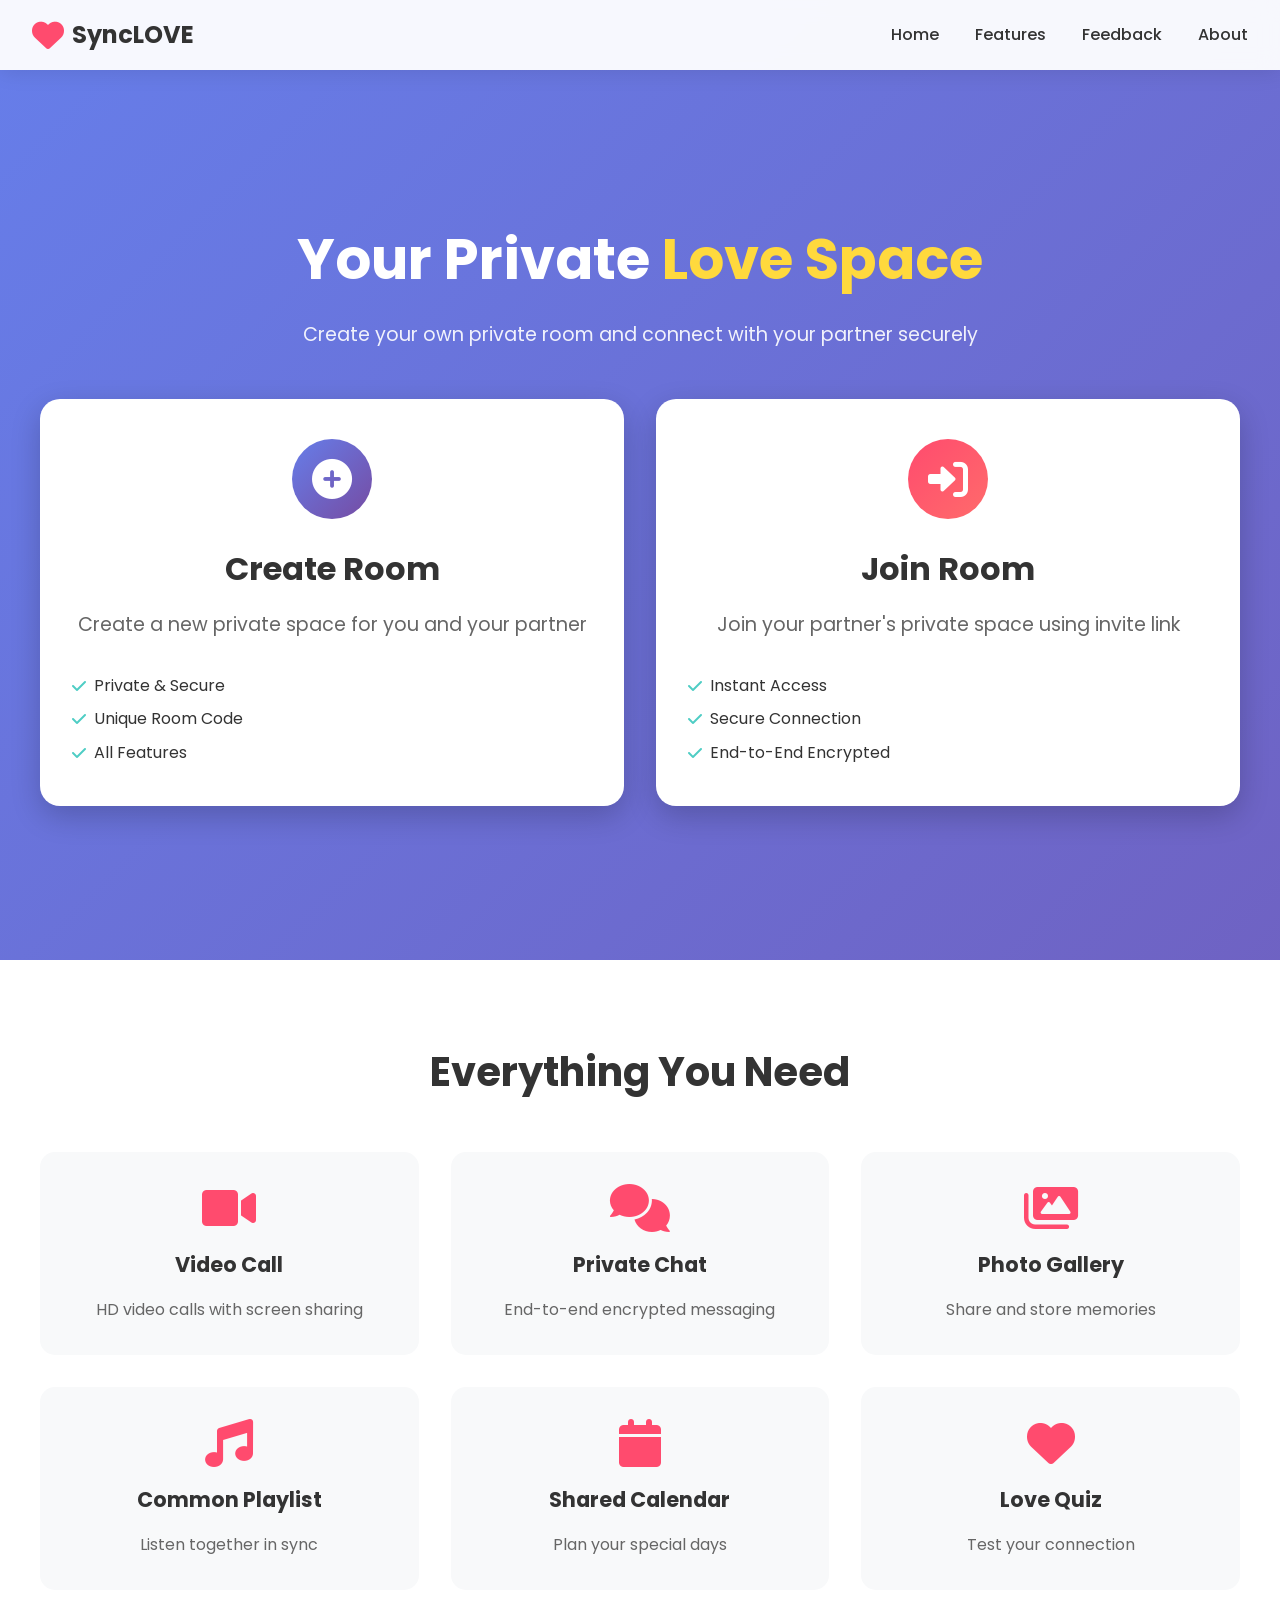
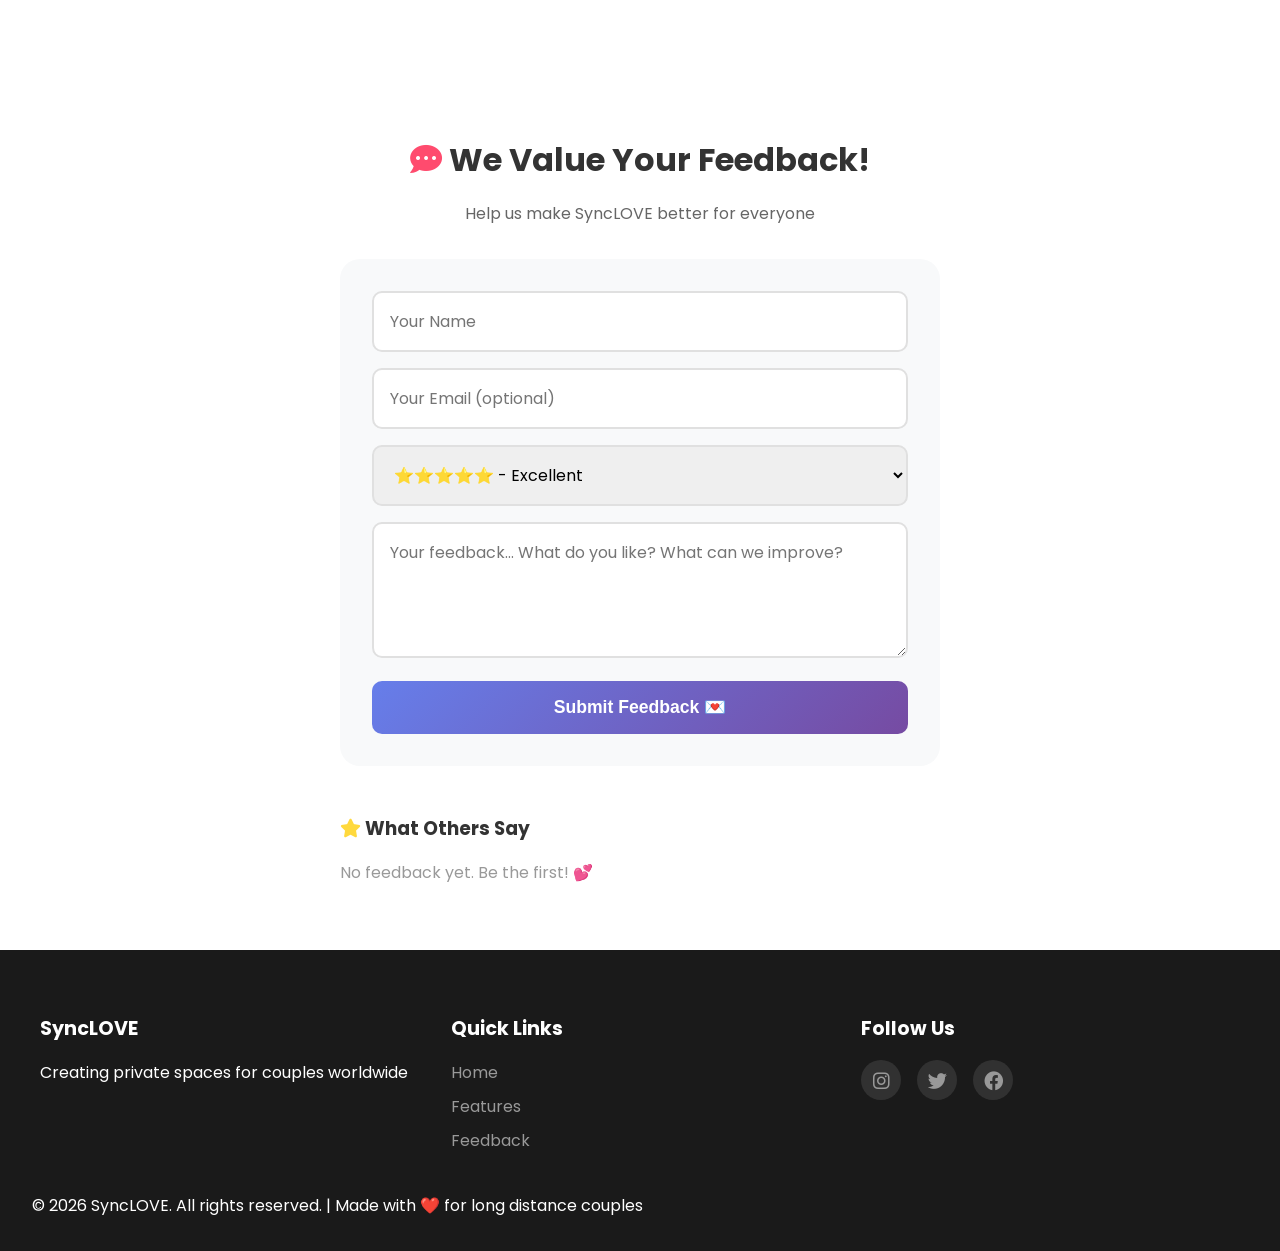
<file: index.html>
<!DOCTYPE html>
<html lang="en">
<head>
    <meta charset="UTF-8">
    <meta name="viewport" content="width=device-width, initial-scale=1.0">
    <title>SyncLOVE - Private Couple Space for Long Distance Relationships</title>
    
    <!-- Google Search Console Verification -->
    <meta name="google-site-verification" content="RcNfVTyZta7TrG8KYgnba1BTv89virmOl_3DKZ2-DVI" />
    
    <!-- SEO Meta Tags -->
    <meta name="description" content="SyncLOVE - Free private space for long distance couples. Create your secure room for video calls, chat, photo gallery, countdown timer, and more.">
    <meta name="keywords" content="long distance relationship, couple app, love app, private chat for couples, video call for couples, relationship app, sync love">
    <meta name="author" content="SyncLOVE">
    <meta name="robots" content="index, follow">
    
    <!-- Open Graph / Facebook -->
    <meta property="og:title" content="SyncLOVE - Private Couple Space">
    <meta property="og:description" content="Free private space for long distance couples. Video calls, chat, gallery, and more!">
    <meta property="og:url" content="https://lucian-z4z.github.io/syncLOVE/">
    <meta property="og:type" content="website">
    
    <!-- Twitter Card -->
    <meta name="twitter:card" content="summary_large_image">
    <meta name="twitter:title" content="SyncLOVE - For Long Distance Couples">
    <meta name="twitter:description" content="Your private love space online">
    
    <!-- CSS Files -->
    <link rel="stylesheet" href="style.css">
    <link rel="stylesheet" href="https://cdnjs.cloudflare.com/ajax/libs/font-awesome/6.0.0/css/all.min.css">
    <link href="https://fonts.googleapis.com/css2?family=Poppins:wght@300;400;500;600;700&display=swap" rel="stylesheet">
    
    <!-- Favicon -->
    <link rel="icon" type="image/png" href="images/favicon.png">
</head>
<body>

    <!-- ========== NAVBAR ========== -->
    <nav class="navbar">
        <div class="logo">
            <i class="fas fa-heart" style="color: #ff4b6e;"></i>
            <span>SyncLOVE</span>
        </div>
        <div class="nav-links">
            <a href="#home">Home</a>
            <a href="#features">Features</a>
            <a href="#feedback">Feedback</a>
            <a href="#about">About</a>
        </div>
    </nav>

    <!-- ========== HERO SECTION ========== -->
    <section id="home" class="hero">
        <div class="hero-content">
            <h1>Your Private <span>Love Space</span></h1>
            <p>Create your own private room and connect with your partner securely</p>
            
            <div class="options-container">
                <!-- Create Room Card -->
                <div class="option-card create-card" onclick="showCreateModal()">
                    <div class="icon-wrapper">
                        <i class="fas fa-plus-circle"></i>
                    </div>
                    <h2>Create Room</h2>
                    <p>Create a new private space for you and your partner</p>
                    <div class="features-list">
                        <span><i class="fas fa-check"></i> Private & Secure</span>
                        <span><i class="fas fa-check"></i> Unique Room Code</span>
                        <span><i class="fas fa-check"></i> All Features</span>
                    </div>
                </div>

                <!-- Join Room Card -->
                <div class="option-card join-card" onclick="showJoinModal()">
                    <div class="icon-wrapper">
                        <i class="fas fa-sign-in-alt"></i>
                    </div>
                    <h2>Join Room</h2>
                    <p>Join your partner's private space using invite link</p>
                    <div class="features-list">
                        <span><i class="fas fa-check"></i> Instant Access</span>
                        <span><i class="fas fa-check"></i> Secure Connection</span>
                        <span><i class="fas fa-check"></i> End-to-End Encrypted</span>
                    </div>
                </div>
            </div>
        </div>
    </section>

    <!-- ========== FEATURES SECTION ========== -->
    <section id="features" class="features">
        <h2>Everything You Need</h2>
        <div class="features-grid">
            <div class="feature-card">
                <i class="fas fa-video"></i>
                <h3>Video Call</h3>
                <p>HD video calls with screen sharing</p>
            </div>
            <div class="feature-card">
                <i class="fas fa-comments"></i>
                <h3>Private Chat</h3>
                <p>End-to-end encrypted messaging</p>
            </div>
            <div class="feature-card">
                <i class="fas fa-images"></i>
                <h3>Photo Gallery</h3>
                <p>Share and store memories</p>
            </div>
            <div class="feature-card">
                <i class="fas fa-music"></i>
                <h3>Common Playlist</h3>
                <p>Listen together in sync</p>
            </div>
            <div class="feature-card">
                <i class="fas fa-calendar"></i>
                <h3>Shared Calendar</h3>
                <p>Plan your special days</p>
            </div>
            <div class="feature-card">
                <i class="fas fa-heart"></i>
                <h3>Love Quiz</h3>
                <p>Test your connection</p>
            </div>
        </div>
    </section>

    <!-- ========== FEEDBACK SECTION ========== -->
    <section id="feedback" class="feedback-section">
        <div class="feedback-container">
            <h2>
                <i class="fas fa-comment-dots" style="color: #ff4b6e;"></i> 
                We Value Your Feedback!
            </h2>
            <p>Help us make SyncLOVE better for everyone</p>
            
            <div id="feedbackForm" class="feedback-form">
                <input type="text" id="feedbackName" placeholder="Your Name" class="feedback-input">
                <input type="email" id="feedbackEmail" placeholder="Your Email (optional)" class="feedback-input">
                <select id="feedbackRating" class="feedback-select">
                    <option value="5">⭐⭐⭐⭐⭐ - Excellent</option>
                    <option value="4">⭐⭐⭐⭐ - Good</option>
                    <option value="3">⭐⭐⭐ - Average</option>
                    <option value="2">⭐⭐ - Poor</option>
                    <option value="1">⭐ - Bad</option>
                </select>
                <textarea id="feedbackMessage" rows="4" placeholder="Your feedback... What do you like? What can we improve?" class="feedback-textarea"></textarea>
                <button onclick="submitFeedback()" class="btn feedback-btn">Submit Feedback 💌</button>
            </div>
            
            <div id="feedbackThanks" class="feedback-thanks" style="display: none;">
                <i class="fas fa-heart"></i>
                <h3>Thank You! ❤️</h3>
                <p>Your feedback helps us improve!</p>
            </div>
            
            <div class="recent-feedback">
                <h3><i class="fas fa-star" style="color: #ffd93d;"></i> What Others Say</h3>
                <div id="feedbackList"></div>
            </div>
        </div>
    </section>

    <!-- ========== CREATE ROOM MODAL ========== -->
    <div id="createModal" class="modal">
        <div class="modal-content">
            <span class="close" onclick="closeCreateModal()">&times;</span>
            <h2>Create Your Private Room</h2>
            
            <div class="form-group">
                <label>Your Name</label>
                <input type="text" id="creatorName" placeholder="Enter your name" class="modal-input">
            </div>
            
            <div class="form-group">
                <label>Partner's Name</label>
                <input type="text" id="partnerName" placeholder="Enter partner's name" class="modal-input">
            </div>
            
            <div class="form-group">
                <label>Room Password</label>
                <input type="password" id="roomPassword" placeholder="Create strong password" class="modal-input">
                <small>Minimum 8 characters with 1 number, 1 uppercase</small>
            </div>
            
            <button class="btn" onclick="createRoom()">Create Room</button>
        </div>
    </div>

    <!-- ========== JOIN ROOM MODAL ========== -->
    <div id="joinModal" class="modal">
        <div class="modal-content">
            <span class="close" onclick="closeJoinModal()">&times;</span>
            <h2>Join Partner's Room</h2>
            
            <div class="form-group">
                <label>Room ID</label>
                <input type="text" id="joinRoomId" placeholder="Enter room ID" class="modal-input">
            </div>
            
            <div class="form-group">
                <label>Password</label>
                <input type="password" id="joinPassword" placeholder="Enter room password" class="modal-input">
            </div>
            
            <div class="form-group">
                <label>Your Name</label>
                <input type="text" id="joinUserName" placeholder="Enter your name" class="modal-input">
            </div>
            
            <button class="btn" onclick="joinRoom()">Join Room</button>
        </div>
    </div>

    <!-- ========== FOOTER ========== -->
    <footer>
        <div class="footer-content">
            <div class="footer-section">
                <h4>SyncLOVE</h4>
                <p>Creating private spaces for couples worldwide</p>
            </div>
            <div class="footer-section">
                <h4>Quick Links</h4>
                <a href="#home">Home</a>
                <a href="#features">Features</a>
                <a href="#feedback">Feedback</a>
            </div>
            <div class="footer-section">
                <h4>Follow Us</h4>
                <div class="social-links">
                    <a href="#"><i class="fab fa-instagram"></i></a>
                    <a href="#"><i class="fab fa-twitter"></i></a>
                    <a href="#"><i class="fab fa-facebook"></i></a>
                </div>
            </div>
        </div>
        <p style="margin-top: 2rem;">&copy; 2026 SyncLOVE. All rights reserved. | Made with ❤️ for long distance couples</p>
    </footer>

    <!-- ========== JAVASCRIPT ========== -->
    <script src="script.js"></script>
</body>
    </html>
</file>
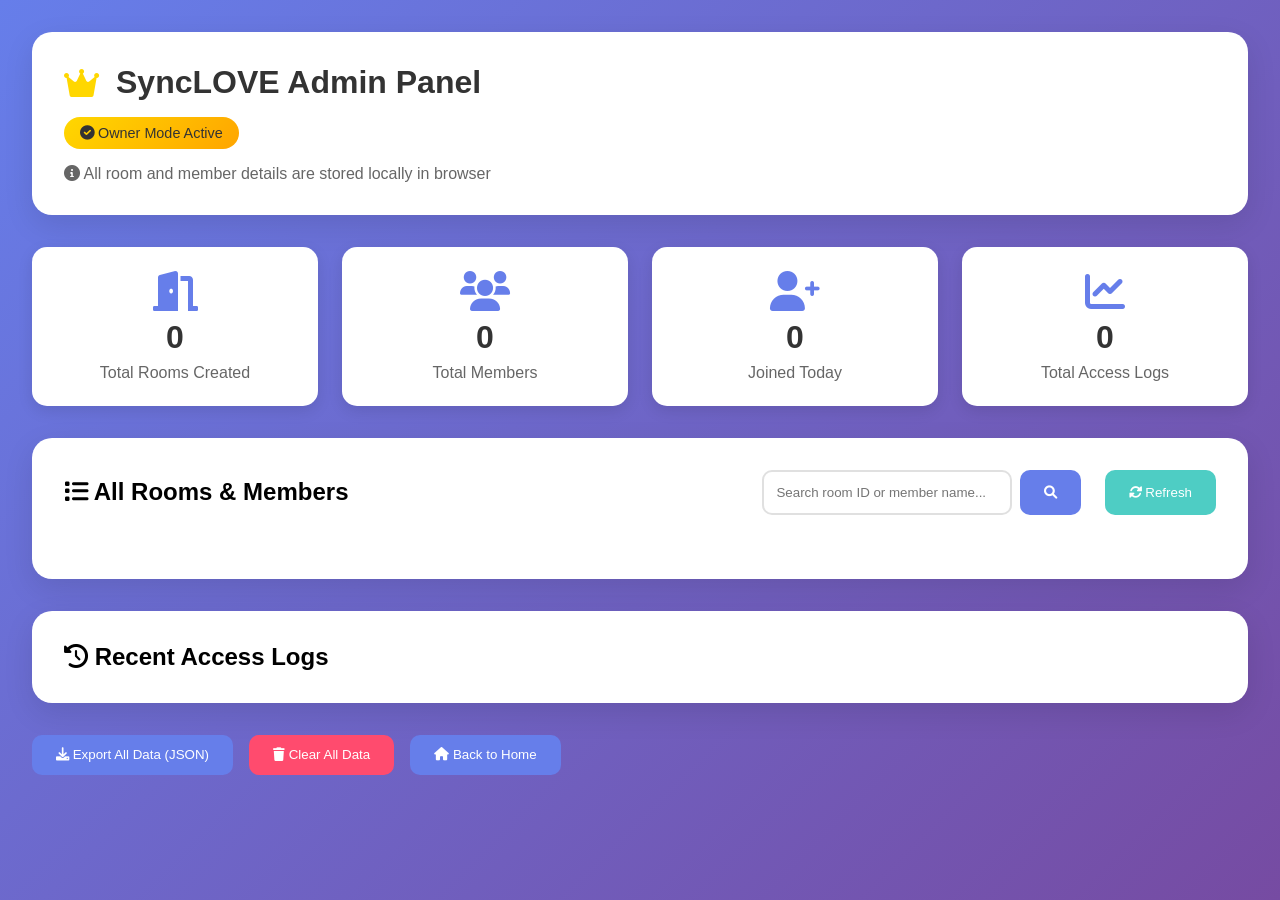
<file: admin.html>
<!DOCTYPE html>
<html lang="en">
<head>
    <meta charset="UTF-8">
    <meta name="viewport" content="width=device-width, initial-scale=1.0">
    <title>Admin Panel - SyncLOVE</title>
    <link rel="stylesheet" href="https://cdnjs.cloudflare.com/ajax/libs/font-awesome/6.0.0/css/all.min.css">
    <style>
        * {
            margin: 0;
            padding: 0;
            box-sizing: border-box;
        }

        body {
            font-family: 'Segoe UI', sans-serif;
            background: linear-gradient(135deg, #667eea 0%, #764ba2 100%);
            min-height: 100vh;
            padding: 2rem;
        }

        .admin-container {
            max-width: 1400px;
            margin: 0 auto;
        }

        /* Header */
        .admin-header {
            background: white;
            border-radius: 20px;
            padding: 2rem;
            margin-bottom: 2rem;
            box-shadow: 0 10px 30px rgba(0,0,0,0.1);
        }

        .admin-header h1 {
            display: flex;
            align-items: center;
            gap: 1rem;
            color: #333;
        }

        .owner-badge {
            background: linear-gradient(135deg, #ffd700, #ffa500);
            color: #333;
            padding: 0.5rem 1rem;
            border-radius: 50px;
            display: inline-block;
            font-size: 0.9rem;
            margin-top: 1rem;
        }

        /* Stats Grid */
        .stats-grid {
            display: grid;
            grid-template-columns: repeat(auto-fit, minmax(250px, 1fr));
            gap: 1.5rem;
            margin-bottom: 2rem;
        }

        .stat-card {
            background: white;
            border-radius: 15px;
            padding: 1.5rem;
            text-align: center;
            box-shadow: 0 5px 15px rgba(0,0,0,0.1);
            transition: transform 0.3s;
        }

        .stat-card:hover {
            transform: translateY(-5px);
        }

        .stat-card i {
            font-size: 2.5rem;
            color: #667eea;
            margin-bottom: 0.5rem;
        }

        .stat-number {
            font-size: 2rem;
            font-weight: bold;
            color: #333;
        }

        .stat-label {
            color: #666;
            margin-top: 0.5rem;
        }

        /* Rooms Section */
        .rooms-section {
            background: white;
            border-radius: 20px;
            padding: 2rem;
            margin-bottom: 2rem;
            box-shadow: 0 10px 30px rgba(0,0,0,0.1);
        }

        .rooms-header {
            display: flex;
            justify-content: space-between;
            align-items: center;
            margin-bottom: 2rem;
            flex-wrap: wrap;
            gap: 1rem;
        }

        .search-box {
            display: flex;
            gap: 0.5rem;
        }

        .search-box input {
            padding: 0.8rem;
            border: 2px solid #e0e0e0;
            border-radius: 10px;
            width: 250px;
        }

        /* Room Card */
        .room-card {
            border: 1px solid #e0e0e0;
            border-radius: 15px;
            margin-bottom: 1.5rem;
            overflow: hidden;
            transition: all 0.3s;
        }

        .room-card:hover {
            box-shadow: 0 5px 20px rgba(0,0,0,0.1);
        }

        .room-header {
            background: #f8f9fa;
            padding: 1rem 1.5rem;
            display: flex;
            justify-content: space-between;
            align-items: center;
            cursor: pointer;
            flex-wrap: wrap;
            gap: 1rem;
        }

        .room-id {
            font-family: monospace;
            font-size: 1.1rem;
            font-weight: bold;
            color: #667eea;
        }

        .room-date {
            color: #666;
            font-size: 0.85rem;
        }

        .room-details {
            padding: 1.5rem;
            display: none;
            border-top: 1px solid #e0e0e0;
        }

        .room-details.show {
            display: block;
        }

        /* Members List */
        .members-list {
            display: flex;
            flex-wrap: wrap;
            gap: 1rem;
            margin-bottom: 1.5rem;
        }

        .member-card {
            background: linear-gradient(135deg, #667eea10, #764ba210);
            border-radius: 10px;
            padding: 1rem;
            min-width: 200px;
            border-left: 4px solid #667eea;
        }

        .member-name {
            font-weight: bold;
            display: flex;
            align-items: center;
            gap: 0.5rem;
        }

        .member-name i {
            color: #667eea;
        }

        .member-details {
            font-size: 0.85rem;
            color: #666;
            margin-top: 0.5rem;
        }

        .member-joined {
            font-size: 0.75rem;
            color: #999;
            margin-top: 0.3rem;
        }

        /* Access Logs */
        .logs-section {
            background: white;
            border-radius: 20px;
            padding: 2rem;
            box-shadow: 0 10px 30px rgba(0,0,0,0.1);
        }

        .log-entry {
            border-bottom: 1px solid #f0f0f0;
            padding: 0.8rem;
            display: flex;
            justify-content: space-between;
            flex-wrap: wrap;
            gap: 0.5rem;
        }

        .log-time {
            color: #999;
            font-size: 0.8rem;
        }

        .log-success {
            color: #4ecdc4;
        }

        .log-failed {
            color: #ff6b6b;
        }

        /* Buttons */
        .btn {
            background: #667eea;
            color: white;
            border: none;
            padding: 0.8rem 1.5rem;
            border-radius: 10px;
            cursor: pointer;
            transition: all 0.3s;
        }

        .btn:hover {
            background: #764ba2;
            transform: translateY(-2px);
        }

        .btn-danger {
            background: #ff4b6e;
        }

        .btn-danger:hover {
            background: #ff6b6b;
        }

        /* Responsive */
        @media (max-width: 768px) {
            body {
                padding: 1rem;
            }
            
            .rooms-header {
                flex-direction: column;
            }
            
            .search-box {
                width: 100%;
            }
            
            .search-box input {
                width: 100%;
            }
            
            .member-card {
                width: 100%;
            }
        }

        /* Refresh Button */
        .refresh-btn {
            background: #4ecdc4;
            margin-left: 1rem;
        }

        /* Empty State */
        .empty-state {
            text-align: center;
            padding: 3rem;
            color: #999;
        }

        .empty-state i {
            font-size: 3rem;
            margin-bottom: 1rem;
        }
    </style>
</head>
<body>
    <div class="admin-container">
        <!-- Header -->
        <div class="admin-header">
            <h1>
                <i class="fas fa-crown" style="color: #ffd700;"></i>
                SyncLOVE Admin Panel
            </h1>
            <div class="owner-badge">
                <i class="fas fa-check-circle"></i> Owner Mode Active
            </div>
            <p style="margin-top: 1rem; color: #666;">
                <i class="fas fa-info-circle"></i> All room and member details are stored locally in browser
            </p>
        </div>

        <!-- Stats -->
        <div class="stats-grid">
            <div class="stat-card">
                <i class="fas fa-door-open"></i>
                <div class="stat-number" id="totalRooms">0</div>
                <div class="stat-label">Total Rooms Created</div>
            </div>
            <div class="stat-card">
                <i class="fas fa-users"></i>
                <div class="stat-number" id="totalMembers">0</div>
                <div class="stat-label">Total Members</div>
            </div>
            <div class="stat-card">
                <i class="fas fa-user-plus"></i>
                <div class="stat-number" id="activeToday">0</div>
                <div class="stat-label">Joined Today</div>
            </div>
            <div class="stat-card">
                <i class="fas fa-chart-line"></i>
                <div class="stat-number" id="totalAccess">0</div>
                <div class="stat-label">Total Access Logs</div>
            </div>
        </div>

        <!-- Rooms Section -->
        <div class="rooms-section">
            <div class="rooms-header">
                <h2><i class="fas fa-list"></i> All Rooms & Members</h2>
                <div class="search-box">
                    <input type="text" id="searchInput" placeholder="Search room ID or member name...">
                    <button class="btn" onclick="searchRooms()"><i class="fas fa-search"></i></button>
                    <button class="btn refresh-btn" onclick="loadAllData()"><i class="fas fa-sync-alt"></i> Refresh</button>
                </div>
            </div>
            <div id="roomsList"></div>
        </div>

        <!-- Access Logs -->
        <div class="logs-section">
            <h2><i class="fas fa-history"></i> Recent Access Logs</h2>
            <div id="logsList"></div>
        </div>

        <!-- Admin Actions -->
        <div style="margin-top: 2rem; display: flex; gap: 1rem; flex-wrap: wrap;">
            <button class="btn" onclick="exportData()">
                <i class="fas fa-download"></i> Export All Data (JSON)
            </button>
            <button class="btn btn-danger" onclick="clearAllData()">
                <i class="fas fa-trash"></i> Clear All Data
            </button>
            <button class="btn" onclick="window.location.href='index.html'">
                <i class="fas fa-home"></i> Back to Home
            </button>
        </div>
    </div>

    <script>
        // ========== DATA COLLECTION ==========
        
        // Store all access logs
        let accessLogs = JSON.parse(localStorage.getItem('admin_access_logs') || '[]');
        
        // Function to log room access
        function logRoomAccess(roomId, userName, action, status) {
            const log = {
                id: Date.now(),
                roomId: roomId,
                userName: userName,
                action: action,
                status: status,
                timestamp: new Date().toISOString(),
                userAgent: navigator.userAgent
            };
            accessLogs.unshift(log);
            // Keep only last 100 logs
            if (accessLogs.length > 100) accessLogs.pop();
            localStorage.setItem('admin_access_logs', JSON.stringify(accessLogs));
        }
        
        // Get all rooms from localStorage
        function getAllRooms() {
            const rooms = [];
            for (let i = 0; i < localStorage.length; i++) {
                const key = localStorage.key(i);
                if (key.startsWith('room_') && key !== 'room_undefined') {
                    try {
                        const roomData = JSON.parse(localStorage.getItem(key));
                        if (roomData && roomData.id) {
                            rooms.push(roomData);
                        }
                    } catch(e) {
                        console.log('Error parsing:', key);
                    }
                }
            }
            return rooms;
        }
        
        // Get member details with additional info
        function getMemberDetails(roomId, userName) {
            // Get member's activity logs
            const memberLogs = accessLogs.filter(log => 
                log.roomId === roomId && log.userName === userName
            );
            
            // Get member's last active
            const lastActive = memberLogs.length > 0 ? memberLogs[0].timestamp : null;
            
            // Get member's first join
            const firstJoin = memberLogs.filter(log => log.action === 'JOIN').pop()?.timestamp;
            
            return {
                userName: userName,
                lastActive: lastActive,
                firstJoin: firstJoin,
                totalActions: memberLogs.length
            };
        }
        
        // Load all data
        function loadAllData() {
            const rooms = getAllRooms();
            
            // Update stats
            document.getElementById('totalRooms').innerHTML = rooms.length;
            
            let totalMembers = 0;
            let joinedToday = 0;
            const today = new Date().toDateString();
            
            rooms.forEach(room => {
                if (room.members) {
                    totalMembers += room.members.length;
                    
                    // Check who joined today
                    room.members.forEach(member => {
                        const memberDetail = getMemberDetails(room.id, member);
                        if (memberDetail.firstJoin) {
                            const joinDate = new Date(memberDetail.firstJoin).toDateString();
                            if (joinDate === today) joinedToday++;
                        }
                    });
                }
            });
            
            document.getElementById('totalMembers').innerHTML = totalMembers;
            document.getElementById('activeToday').innerHTML = joinedToday;
            document.getElementById('totalAccess').innerHTML = accessLogs.length;
            
            // Display rooms
            displayRooms(rooms);
            
            // Display logs
            displayLogs();
        }
        
        // Display rooms
        function displayRooms(rooms) {
            const container = document.getElementById('roomsList');
            const searchTerm = document.getElementById('searchInput')?.value.toLowerCase() || '';
            
            let filteredRooms = rooms;
            if (searchTerm) {
                filteredRooms = rooms.filter(room => 
                    room.id.toLowerCase().includes(searchTerm) ||
                    (room.members && room.members.some(m => m.toLowerCase().includes(searchTerm)))
                );
            }
            
            if (filteredRooms.length === 0) {
                container.innerHTML = `
                    <div class="empty-state">
                        <i class="fas fa-inbox"></i>
                        <p>No rooms found</p>
                    </div>
                `;
                return;
            }
            
            let html = '';
            filteredRooms.forEach((room, index) => {
                const members = room.members || [];
                const createdAt = room.createdAt ? new Date(room.createdAt).toLocaleString() : 'Unknown';
                
                html += `
                    <div class="room-card">
                        <div class="room-header" onclick="toggleRoom(${index})">
                            <div>
                                <span class="room-id"><i class="fas fa-hashtag"></i> ${room.id}</span>
                                <span style="margin-left: 1rem; color: #666;">👥 ${members.length} member${members.length !== 1 ? 's' : ''}</span>
                            </div>
                            <div class="room-date">
                                <i class="far fa-calendar-alt"></i> Created: ${createdAt}
                            </div>
                        </div>
                        <div class="room-details" id="roomDetails-${index}">
                            <h4><i class="fas fa-users"></i> Members (${members.length}/2)</h4>
                            <div class="members-list">
                `;
                
                // Show each member with details
                members.forEach(member => {
                    const memberDetail = getMemberDetails(room.id, member);
                    html += `
                        <div class="member-card">
                            <div class="member-name">
                                <i class="fas fa-user-circle"></i>
                                <span>${member}</span>
                                ${member === room.creator ? '<span style="background: #ffd700; color: #333; padding: 2px 8px; border-radius: 20px; font-size: 0.7rem;">👑 Creator</span>' : ''}
                            </div>
                            <div class="member-details">
                                <i class="fas fa-id-card"></i> User ID: ${member.replace(/\s/g, '').toLowerCase()}@synclove
                            </div>
                            <div class="member-details">
                                <i class="fas fa-clock"></i> Joined: ${memberDetail.firstJoin ? new Date(memberDetail.firstJoin).toLocaleString() : 'Unknown'}
                            </div>
                            <div class="member-details">
                                <i class="fas fa-chart-simple"></i> Total Actions: ${memberDetail.totalActions}
                            </div>
                            <div class="member-joined">
                                <i class="fas fa-circle" style="color: #4ecdc4; font-size: 0.6rem;"></i> Last active: ${memberDetail.lastActive ? new Date(memberDetail.lastActive).toLocaleString() : 'Never'}
                            </div>
                        </div>
                    `;
                });
                
                // Show empty slots if room has space
                if (members.length < 2) {
                    html += `
                        <div class="member-card" style="border-left-color: #ffd93d; background: #fff9e6;">
                            <div class="member-name">
                                <i class="fas fa-plus-circle" style="color: #ffd93d;"></i>
                                <span>Empty Slot</span>
                            </div>
                            <div class="member-details">
                                Waiting for partner to join...
                            </div>
                        </div>
                    `;
                }
                
                html += `
                            </div>
                            <div style="margin-top: 1rem; display: flex; gap: 0.5rem;">
                                <button class="btn" onclick="copyRoomId('${room.id}')"><i class="fas fa-copy"></i> Copy Room ID</button>
                                <button class="btn btn-danger" onclick="deleteRoom('${room.id}')"><i class="fas fa-trash"></i> Delete Room</button>
                            </div>
                        </div>
                    </div>
                `;
            });
            
            container.innerHTML = html;
        }
        
        // Display access logs
        function displayLogs() {
            const container = document.getElementById('logsList');
            const logs = accessLogs.slice(0, 20); // Show last 20 logs
            
            if (logs.length === 0) {
                container.innerHTML = `
                    <div class="empty-state">
                        <i class="fas fa-chart-line"></i>
                        <p>No activity logs yet</p>
                    </div>
                `;
                return;
            }
            
            let html = '';
            logs.forEach(log => {
                const date = new Date(log.timestamp);
                const timeAgo = getTimeAgo(date);
                
                html += `
                    <div class="log-entry">
                        <div>
                            <strong>${log.userName}</strong> 
                            <span style="color: #667eea;">${log.action}</span> 
                            room <span class="room-id">${log.roomId}</span>
                            <span class="${log.status === 'SUCCESS' ? 'log-success
</file>
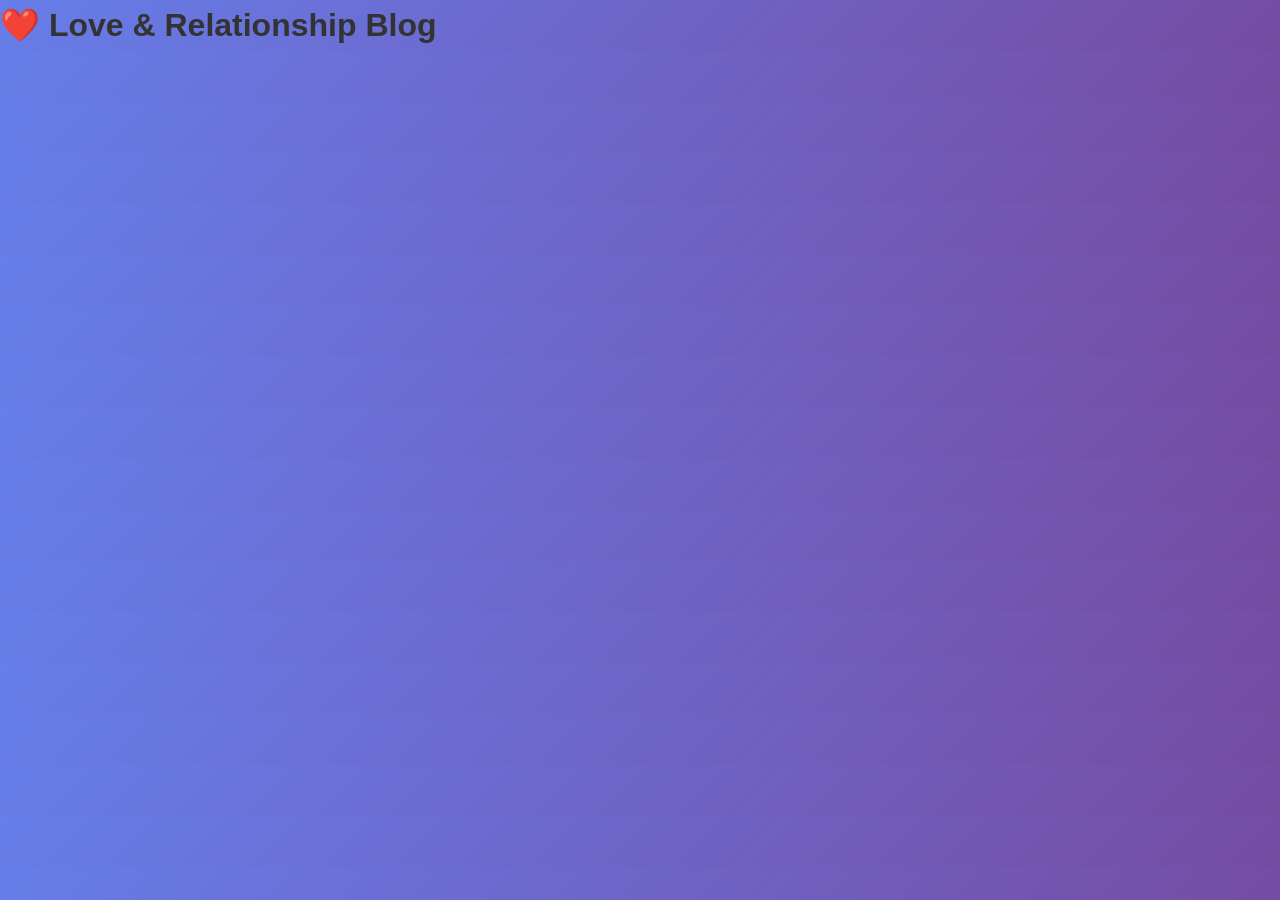
<file: blog.html>
<!DOCTYPE html>
<html>
<head>
    <title>Love Blog - Relationship Tips | LoveSync</title>
    <link rel="stylesheet" href="style.css">
</head>
<body>
    <!-- Blog listing page -->
    <div class="blog-container">
        <h1>❤️ Love & Relationship Blog</h1>
        <div class="blog-posts">
            <!-- Blog posts will be listed here -->
        </div>
    </div>
</body>
</html>
</file>
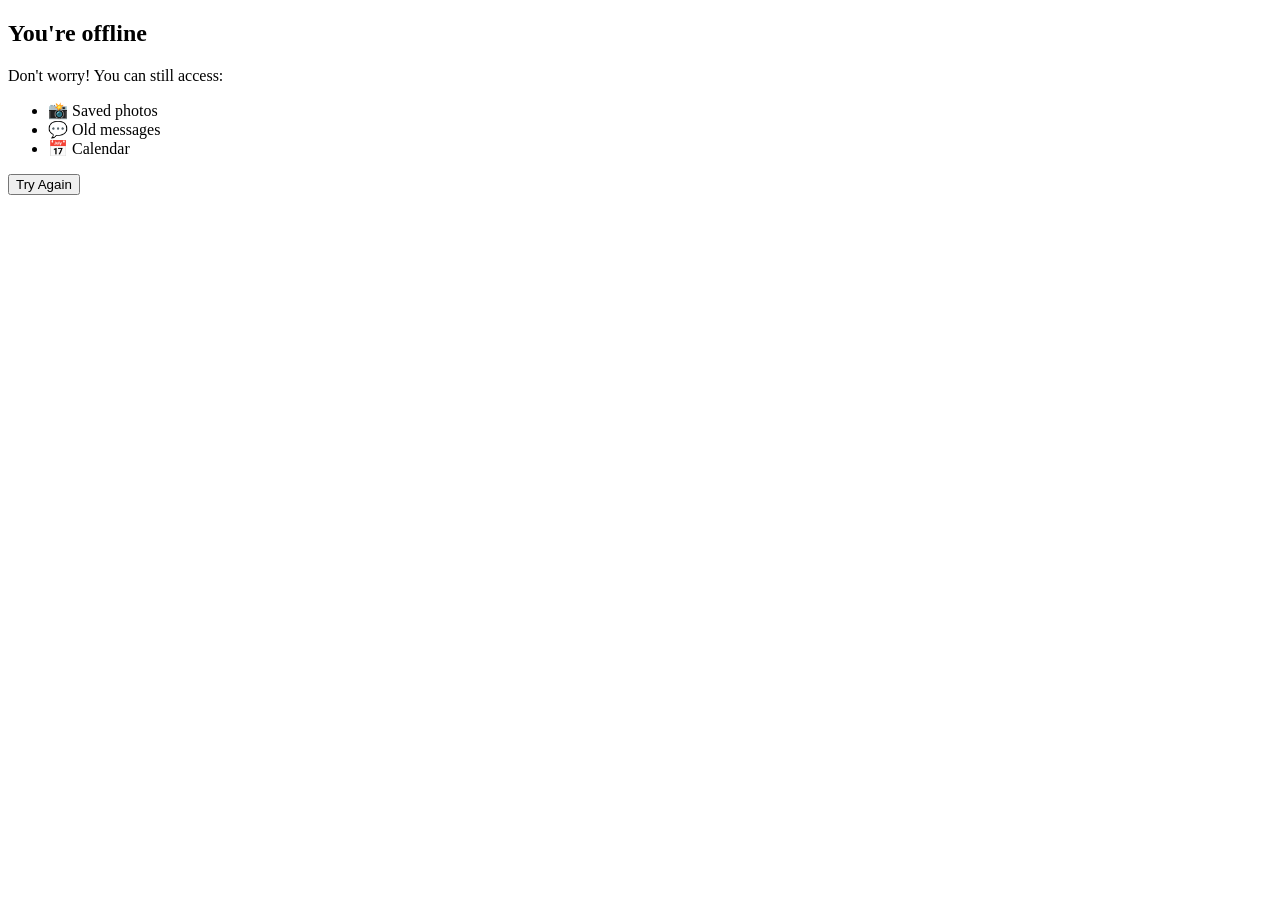
<file: offline.html>
<!-- Show when user is offline -->
<!DOCTYPE html>
<html>
<head>
    <title>Offline - LoveSync</title>
</head>
<body>
    <div class="offline-page">
        <i class="fas fa-wifi-slash"></i>
        <h2>You're offline</h2>
        <p>Don't worry! You can still access:</p>
        <ul>
            <li>📸 Saved photos</li>
            <li>💬 Old messages</li>
            <li>📅 Calendar</li>
        </ul>
        <button onclick="window.location.reload()">Try Again</button>
    </div>
</body>
</html>
</file>
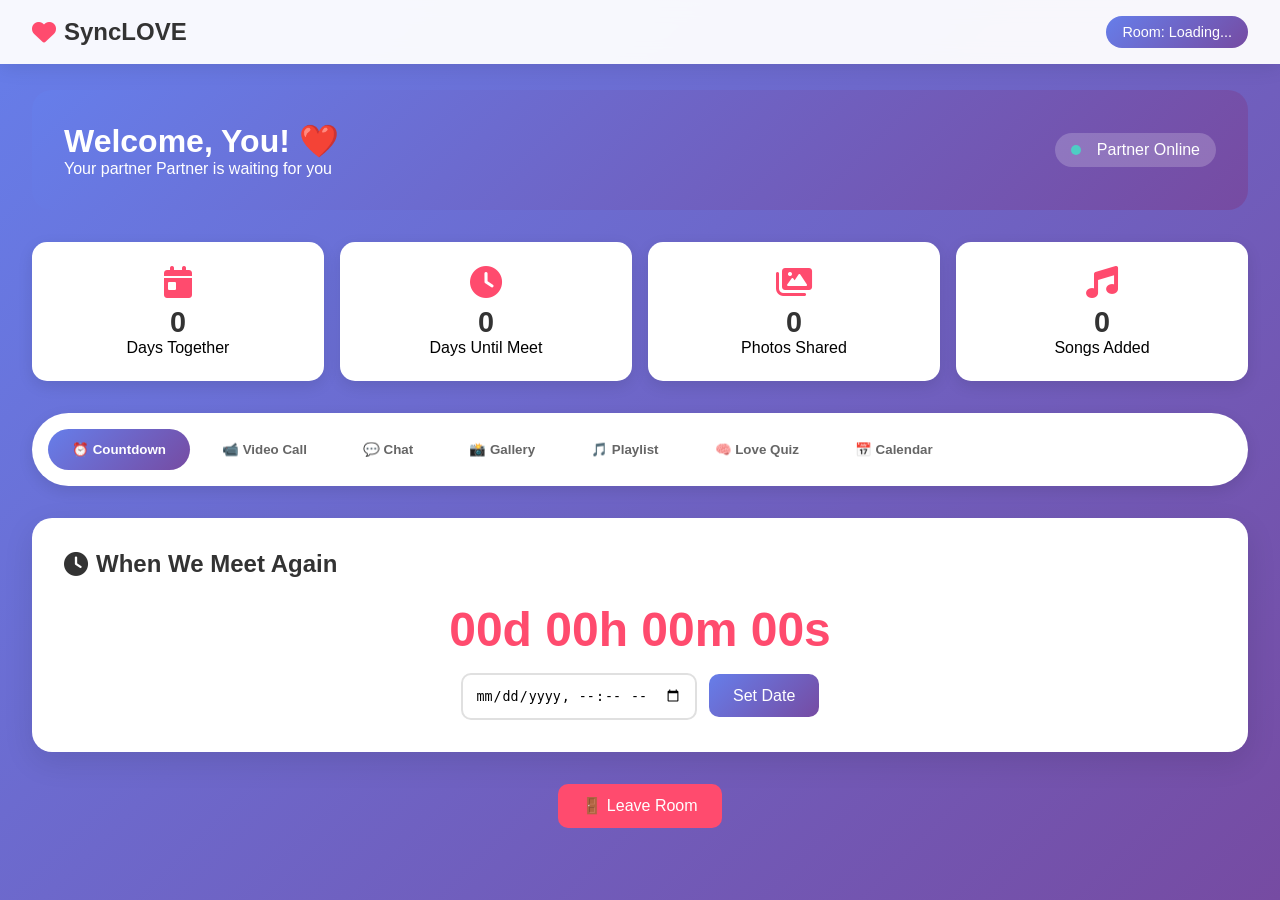
<file: room.html>
<!DOCTYPE html>
<html lang="en">
<head>
    <meta charset="UTF-8">
    <meta name="viewport" content="width=device-width, initial-scale=1.0">
    <title>SyncLOVE - Your Private Room</title>
    <link rel="stylesheet" href="https://cdnjs.cloudflare.com/ajax/libs/font-awesome/6.0.0/css/all.min.css">
    <script src='https://meet.jit.si/external_api.js'></script>
    <style>
        * {
            margin: 0;
            padding: 0;
            box-sizing: border-box;
        }

        body {
            font-family: 'Segoe UI', 'Poppins', sans-serif;
            background: linear-gradient(135deg, #667eea 0%, #764ba2 100%);
            min-height: 100vh;
        }

        /* Glassmorphism Navbar */
        .navbar {
            background: rgba(255, 255, 255, 0.95);
            backdrop-filter: blur(10px);
            padding: 1rem 2rem;
            position: fixed;
            width: 100%;
            top: 0;
            z-index: 1000;
            display: flex;
            justify-content: space-between;
            align-items: center;
            box-shadow: 0 2px 20px rgba(0,0,0,0.1);
        }

        .logo {
            display: flex;
            align-items: center;
            gap: 0.5rem;
            font-size: 1.5rem;
            font-weight: 700;
            color: #333;
        }

        .logo i {
            color: #ff4b6e;
        }

        .room-badge {
            background: linear-gradient(135deg, #667eea, #764ba2);
            color: white;
            padding: 0.5rem 1rem;
            border-radius: 50px;
            font-size: 0.9rem;
        }

        /* Main Container */
        .dashboard {
            max-width: 1400px;
            margin: 0 auto;
            padding: 90px 2rem 2rem;
        }

        /* Welcome Banner */
        .welcome-banner {
            background: linear-gradient(135deg, #667eea, #764ba2);
            border-radius: 20px;
            padding: 2rem;
            margin-bottom: 2rem;
            color: white;
            display: flex;
            justify-content: space-between;
            align-items: center;
            flex-wrap: wrap;
            gap: 1rem;
        }

        .partner-status {
            display: flex;
            align-items: center;
            gap: 1rem;
            background: rgba(255,255,255,0.2);
            padding: 0.5rem 1rem;
            border-radius: 50px;
        }

        .online-dot {
            width: 10px;
            height: 10px;
            background: #4ecdc4;
            border-radius: 50%;
            animation: pulse 2s infinite;
        }

        @keyframes pulse {
            0% { box-shadow: 0 0 0 0 rgba(78, 205, 196, 0.7); }
            70% { box-shadow: 0 0 0 10px rgba(78, 205, 196, 0); }
            100% { box-shadow: 0 0 0 0 rgba(78, 205, 196, 0); }
        }

        /* Stats Grid */
        .stats-grid {
            display: grid;
            grid-template-columns: repeat(auto-fit, minmax(200px, 1fr));
            gap: 1rem;
            margin-bottom: 2rem;
        }

        .stat-card {
            background: white;
            border-radius: 15px;
            padding: 1.5rem;
            text-align: center;
            box-shadow: 0 5px 15px rgba(0,0,0,0.1);
        }

        .stat-card i {
            font-size: 2rem;
            color: #ff4b6e;
            margin-bottom: 0.5rem;
        }

        .stat-number {
            font-size: 1.8rem;
            font-weight: bold;
            color: #333;
        }

        /* Tabs Navigation */
        .tabs {
            display: flex;
            gap: 0.5rem;
            margin-bottom: 2rem;
            flex-wrap: wrap;
            background: white;
            padding: 1rem;
            border-radius: 50px;
            box-shadow: 0 5px 15px rgba(0,0,0,0.1);
        }

        .tab-btn {
            padding: 0.8rem 1.5rem;
            border: none;
            background: transparent;
            border-radius: 50px;
            cursor: pointer;
            font-weight: 600;
            transition: all 0.3s;
            color: #666;
        }

        .tab-btn.active {
            background: linear-gradient(135deg, #667eea, #764ba2);
            color: white;
        }

        .tab-btn:hover:not(.active) {
            background: #f0f0f0;
        }

        /* Tab Content */
        .tab-content {
            display: none;
            animation: fadeIn 0.3s ease;
        }

        .tab-content.active {
            display: block;
        }

        @keyframes fadeIn {
            from { opacity: 0; transform: translateY(10px); }
            to { opacity: 1; transform: translateY(0); }
        }

        /* Cards */
        .card {
            background: white;
            border-radius: 20px;
            padding: 2rem;
            box-shadow: 0 10px 30px rgba(0,0,0,0.1);
            margin-bottom: 1.5rem;
        }

        .card-title {
            font-size: 1.5rem;
            margin-bottom: 1.5rem;
            color: #333;
            display: flex;
            align-items: center;
            gap: 0.5rem;
        }

        /* Countdown */
        .countdown-timer {
            font-size: 3rem;
            font-weight: bold;
            text-align: center;
            color: #ff4b6e;
            margin: 1rem 0;
        }

        /* Video Call */
        #jitsi-meet {
            width: 100%;
            height: 500px;
            border-radius: 15px;
            overflow: hidden;
        }

        .call-controls {
            display: flex;
            gap: 1rem;
            margin-top: 1rem;
            justify-content: center;
        }

        /* Chat */
        .chat-messages {
            height: 400px;
            overflow-y: auto;
            background: #f8f9fa;
            border-radius: 15px;
            padding: 1rem;
            margin-bottom: 1rem;
        }

        .message {
            margin-bottom: 1rem;
            display: flex;
        }

        .message.sent {
            justify-content: flex-end;
        }

        .message-bubble {
            max-width: 70%;
            padding: 0.8rem 1rem;
            border-radius: 15px;
            background: #667eea;
            color: white;
        }

        .message.received .message-bubble {
            background: #e0e0e0;
            color: #333;
        }

        .chat-input-area {
            display: flex;
            gap: 0.5rem;
        }

        .chat-input-area input {
            flex: 1;
            padding: 1rem;
            border: 2px solid #e0e0e0;
            border-radius: 10px;
            font-size: 1rem;
        }

        .emoji-picker {
            margin-top: 0.5rem;
            display: flex;
            gap: 0.5rem;
        }

        .emoji-picker span {
            font-size: 1.5rem;
            cursor: pointer;
            transition: transform 0.2s;
        }

        .emoji-picker span:hover {
            transform: scale(1.2);
        }

        /* Gallery */
        .gallery-grid {
            display: grid;
            grid-template-columns: repeat(auto-fill, minmax(150px, 1fr));
            gap: 1rem;
            margin: 1rem 0;
        }

        .gallery-item {
            position: relative;
            aspect-ratio: 1;
            border-radius: 10px;
            overflow: hidden;
            cursor: pointer;
        }

        .gallery-item img {
            width: 100%;
            height: 100%;
            object-fit: cover;
            transition: transform 0.3s;
        }

        .gallery-item:hover img {
            transform: scale(1.1);
        }

        .gallery-overlay {
            position: absolute;
            bottom: 0;
            left: 0;
            right: 0;
            background: linear-gradient(to top, rgba(0,0,0,0.8), transparent);
            color: white;
            padding: 0.5rem;
            font-size: 0.8rem;
            transform: translateY(100%);
            transition: transform 0.3s;
        }

        .gallery-item:hover .gallery-overlay {
            transform: translateY(0);
        }

        /* Playlist */
        .playlist-item {
            display: flex;
            justify-content: space-between;
            align-items: center;
            padding: 1rem;
            background: #f8f9fa;
            border-radius: 10px;
            margin-bottom: 0.5rem;
        }

        .playlist-item.playing {
            background: linear-gradient(135deg, #667eea20, #764ba220);
            border-left: 4px solid #ff4b6e;
        }

        .playlist-controls {
            display: flex;
            gap: 1rem;
            margin: 1rem 0;
        }

        /* Calendar */
        .calendar-grid {
            display: grid;
            grid-template-columns: repeat(7, 1fr);
            gap: 5px;
            margin: 1rem 0;
        }

        .calendar-day {
            aspect-ratio: 1;
            background: #f8f9fa;
            border-radius: 10px;
            display: flex;
            align-items: center;
            justify-content: center;
            cursor: pointer;
            transition: all 0.3s;
            position: relative;
        }

        .calendar-day:hover {
            background: #667eea;
            color: white;
        }

        .calendar-day.has-event::after {
            content: '';
            position: absolute;
            bottom: 5px;
            width: 5px;
            height: 5px;
            background: #ff4b6e;
            border-radius: 50%;
        }

        /* Quiz */
        .quiz-option {
            padding: 1rem;
            background: #f8f9fa;
            border-radius: 10px;
            margin: 0.5rem 0;
            cursor: pointer;
            transition: all 0.3s;
        }

        .quiz-option:hover {
            background: #667eea;
            color: white;
        }

        .quiz-option.selected {
            background: #667eea;
            color: white;
        }

        /* Buttons */
        .btn {
            background: linear-gradient(135deg, #667eea, #764ba2);
            color: white;
            border: none;
            padding: 0.8rem 1.5rem;
            border-radius: 10px;
            cursor: pointer;
            font-size: 1rem;
            transition: all 0.3s;
        }

        .btn:hover {
            transform: translateY(-2px);
            box-shadow: 0 5px 15px rgba(102, 126, 234, 0.4);
        }

        .btn-secondary {
            background: #ff4b6e;
        }

        /* Modal */
        .modal {
            display: none;
            position: fixed;
            top: 0;
            left: 0;
            width: 100%;
            height: 100%;
            background: rgba(0,0,0,0.8);
            backdrop-filter: blur(5px);
            z-index: 2000;
            align-items: center;
            justify-content: center;
        }

        .modal-content {
            background: white;
            padding: 2rem;
            border-radius: 20px;
            max-width: 500px;
            width: 90%;
            text-align: center;
        }

        /* Responsive */
        @media (max-width: 768px) {
            .dashboard {
                padding: 80px 1rem 1rem;
            }
            
            .tabs {
                border-radius: 15px;
                overflow-x: auto;
            }
            
            .countdown-timer {
                font-size: 2rem;
            }
            
            .tab-btn {
                padding: 0.5rem 1rem;
                font-size: 0.8rem;
            }
        }
    </style>
</head>
<body>

    <nav class="navbar">
        <div class="logo">
            <i class="fas fa-heart"></i>
            <span>SyncLOVE</span>
        </div>
        <div class="room-badge" id="roomBadge">Room: Loading...</div>
    </nav>

    <div class="dashboard">
        <!-- Welcome Banner -->
        <div class="welcome-banner">
            <div>
                <h1>Welcome, <span id="userName">You</span>! ❤️</h1>
                <p>Your partner <span id="partnerName">Partner</span> is waiting for you</p>
            </div>
            <div class="partner-status">
                <div class="online-dot"></div>
                <span>Partner Online</span>
            </div>
        </div>

        <!-- Stats -->
        <div class="stats-grid">
            <div class="stat-card">
                <i class="fas fa-calendar-day"></i>
                <div class="stat-number" id="daysTogether">0</div>
                <div>Days Together</div>
            </div>
            <div class="stat-card">
                <i class="fas fa-clock"></i>
                <div class="stat-number" id="daysUntil">0</div>
                <div>Days Until Meet</div>
            </div>
            <div class="stat-card">
                <i class="fas fa-images"></i>
                <div class="stat-number" id="photoCount">0</div>
                <div>Photos Shared</div>
            </div>
            <div class="stat-card">
                <i class="fas fa-music"></i>
                <div class="stat-number" id="songCount">0</div>
                <div>Songs Added</div>
            </div>
        </div>

        <!-- Tabs -->
        <div class="tabs">
            <button class="tab-btn active" data-tab="countdown">⏰ Countdown</button>
            <button class="tab-btn" data-tab="videocall">📹 Video Call</button>
            <button class="tab-btn" data-tab="chat">💬 Chat</button>
            <button class="tab-btn" data-tab="gallery">📸 Gallery</button>
            <button class="tab-btn" data-tab="playlist">🎵 Playlist</button>
            <button class="tab-btn" data-tab="quiz">🧠 Love Quiz</button>
            <button class="tab-btn" data-tab="calendar">📅 Calendar</button>
        </div>

        <!-- Countdown Tab -->
        <div id="countdown" class="tab-content active">
            <div class="card">
                <h2 class="card-title"><i class="fas fa-clock"></i> When We Meet Again</h2>
                <div class="countdown-timer" id="countdownTimer">00d 00h 00m 00s</div>
                <div style="text-align: center; margin-top: 1rem;">
                    <input type="datetime-local" id="meetingDatePicker" style="padding: 0.8rem; border-radius: 10px; border: 2px solid #e0e0e0;">
                    <button class="btn" onclick="setMeetingDate()" style="margin-left: 0.5rem;">Set Date</button>
                </div>
            </div>
        </div>

        <!-- Video Call Tab -->
        <div id="videocall" class="tab-content">
            <div class="card">
                <h2 class="card-title"><i class="fas fa-video"></i> Video Call</h2>
                <div id="jitsi-meet"></div>
                <div class="call-controls">
                    <button class="btn" onclick="startVideoCall()">Start Call</button>
                    <button class="btn btn-secondary" onclick="shareScreen()">Share Screen</button>
                </div>
            </div>
        </div>

        <!-- Chat Tab -->
        <div id="chat" class="tab-content">
            <div class="card">
                <h2 class="card-title"><i class="fas fa-comments"></i> Private Chat</h2>
                <div class="chat-messages" id="chatMessages"></div>
                <div class="chat-input-area">
                    <input type="text" id="chatInput" placeholder="Type your message...">
                    <button class="btn" onclick="sendMessage()">Send</button>
                </div>
                <div class="emoji-picker">
                    <span onclick="addEmoji('😊')">😊</span>
                    <span onclick="addEmoji('❤️')">❤️</span>
                    <span onclick="addEmoji('😘')">😘</span>
                    <span onclick="addEmoji('🥺')">🥺</span>
                    <span onclick="addEmoji('💕')">💕</span>
                    <span onclick="addEmoji('😍')">😍</span>
                    <span onclick="addEmoji('🎁')">🎁</span>
                    <span onclick="addEmoji('🌹')">🌹</span>
                </div>
            </div>
        </div>

        <!-- Gallery Tab -->
        <div id="gallery" class="tab-content">
            <div class="card">
                <h2 class="card-title"><i class="fas fa-images"></i> Our Memories</h2>
                <div class="gallery-grid" id="galleryGrid"></div>
                <div style="text-align: center; margin-top: 1rem;">
                    <input type="file" id="photoUpload" accept="image/*" multiple style="display: none;">
                    <button class="btn" onclick="document.getElementById('photoUpload').click()">📤 Upload Photos</button>
                </div>
            </div>
        </div>

        <!-- Playlist Tab -->
        <div id="playlist" class="tab-content">
            <div class="card">
                <h2 class="card-title"><i class="fas fa-music"></i> Our Playlist</h2>
                <div class="playlist-controls">
                    <button class="btn" onclick="syncPlay()"><i class="fas fa-play"></i> Play Together</button>
                    <button class="btn btn-secondary" onclick="syncPause()"><i class="fas fa-pause"></i> Pause</button>
                </div>
                <div id="playlistContainer"></div>
                <div style="margin-top: 1rem; display: flex; gap: 0.5rem;">
                    <input type="text" id="songUrl" placeholder="YouTube or Spotify URL" style="flex: 1; padding: 0.8rem; border-radius: 10px; border: 2px solid #e0e0e0;">
                    <button class="btn" onclick="addSong()">Add Song</button>
                </div>
            </div>
        </div>

        <!-- Quiz Tab -->
        <div id="quiz" class="tab-content">
            <div class="card">
                <h2 class="card-title"><i class="fas fa-puzzle-piece"></i> Love Quiz</h2>
                <div id="quizContainer">
                    <p id="quizQuestion">How well do you know your partner?</p>
                    <div id="quizOptions"></div>
                    <button class="btn" onclick="checkQuizAnswer()" style="margin-top: 1rem;">Submit Answer</button>
                </div>
                <div style="margin-top: 1rem;">
                    <button class="btn btn-secondary" onclick="createCustomQuiz()">Create Your Own Quiz</button>
                </div>
            </div>
        </div>

        <!-- Calendar Tab -->
        <div id="calendar" class="tab-content">
            <div class="card">
                <h2 class="card-title"><i class="fas fa-calendar"></i> Shared Calendar</h2>
                <div style="display: flex; justify-content: space-between; align-items: center; margin-bottom: 1rem;">
                    <button class="btn" onclick="prevMonth()">◀</button>
                    <h3 id="currentMonth"></h3>
                    <button class="btn" onclick="nextMonth()">▶</button>
                </div>
                <div class="calendar-grid" id="calendarGrid"></div>
                <div style="margin-top: 1rem;">
                    <h4>Add Event</h4>
                    <div style="display: flex; gap: 0.5rem; flex-wrap: wrap;">
                        <input type="date" id="eventDate" style="padding: 0.8rem; border-radius: 10px; border: 2px solid #e0e0e0;">
                        <input type="text" id="eventDesc" placeholder="Event description" style="flex: 1; padding: 0.8rem; border-radius: 10px; border: 2px solid #e0e0e0;">
                        <button class="btn" onclick="addEvent()">Add</button>
                    </div>
                </div>
                <div id="eventsList" style="margin-top: 1rem;"></div>
            </div>
        </div>

        <!-- Leave Button -->
        <div style="text-align: center; margin-top: 2rem;">
            <button class="btn btn-secondary" onclick="leaveRoom()" style="background: #ff4b6e;">🚪 Leave Room</button>
        </div>
    </div>

    <!-- Modal -->
    <div id="messageModal" class="modal">
        <div class="modal-content">
            <i class="fas fa-heart" sty
</file>
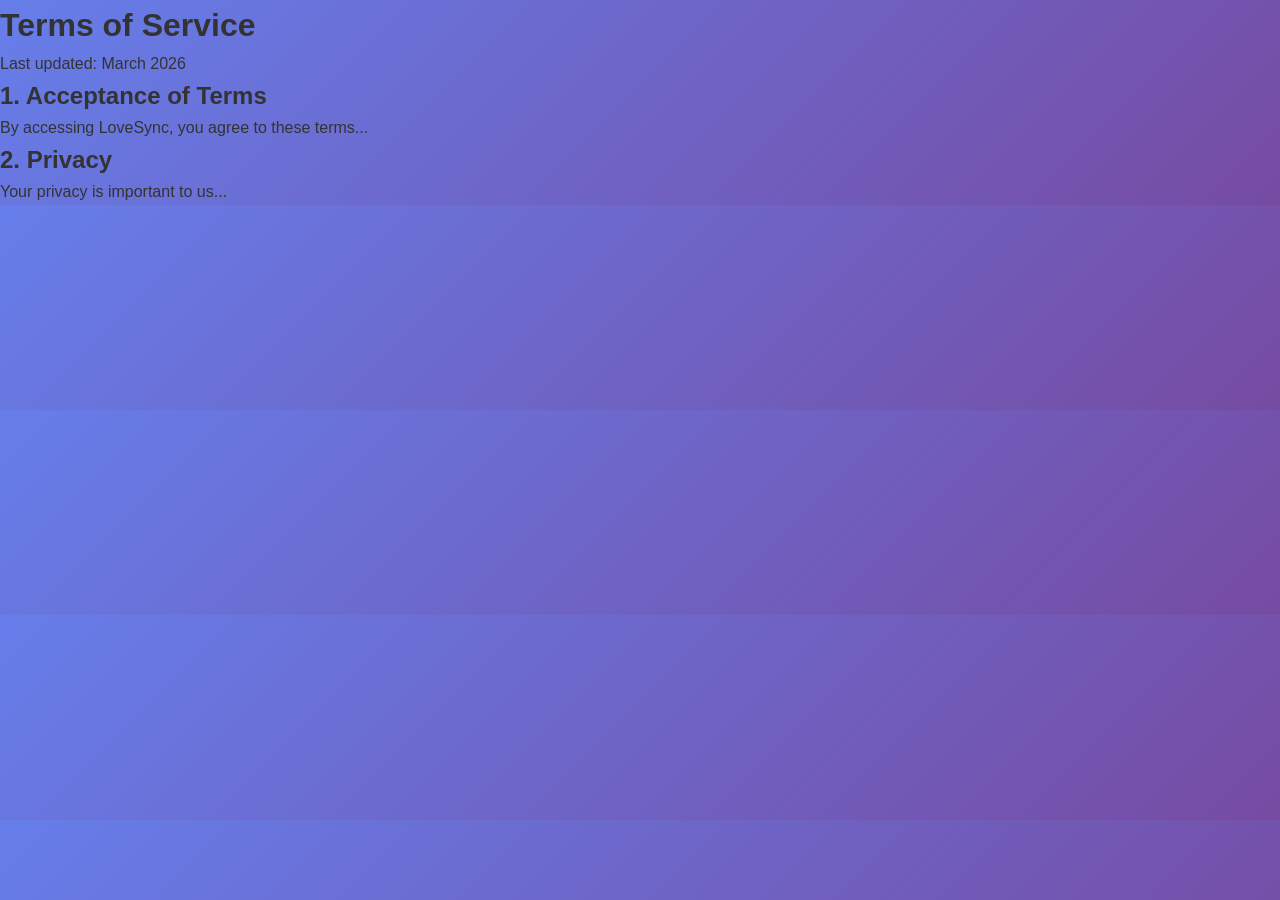
<file: terms.html>
<!DOCTYPE html>
<html>
<head>
    <title>Terms of Service - LoveSync</title>
    <link rel="stylesheet" href="style.css">
</head>
<body>
    <div class="legal-container">
        <h1>Terms of Service</h1>
        <p>Last updated: March 2026</p>
        
        <h2>1. Acceptance of Terms</h2>
        <p>By accessing LoveSync, you agree to these terms...</p>
        
        <h2>2. Privacy</h2>
        <p>Your privacy is important to us...</p>
        
        <!-- Add more sections -->
    </div>
</body>
</html>
</file>
<file: style.css>
* {
    margin: 0;
    padding: 0;
    box-sizing: border-box;
}

body {
    font-family: 'Poppins', sans-serif;
    background: linear-gradient(135deg, #667eea 0%, #764ba2 100%);
    color: #333;
    line-height: 1.6;
}

/* Navbar Styles */
.navbar {
    background: rgba(255, 255, 255, 0.95);
    backdrop-filter: blur(10px);
    box-shadow: 0 2px 20px rgba(0, 0, 0, 0.1);
    position: fixed;
    width: 100%;
    top: 0;
    z-index: 1000;
    padding: 1rem 2rem;
    display: flex;
    justify-content: space-between;
    align-items: center;
}

.logo {
    display: flex;
    align-items: center;
    gap: 0.5rem;
    font-size: 1.5rem;
    font-weight: 700;
}

.logo i {
    font-size: 2rem;
    color: #ff4b6e;
}

.nav-links a {
    color: #333;
    text-decoration: none;
    margin-left: 2rem;
    font-weight: 500;
    transition: color 0.3s;
}

.nav-links a:hover {
    color: #ff4b6e;
}

/* Hero Section */
.hero {
    min-height: 100vh;
    display: flex;
    align-items: center;
    justify-content: center;
    padding: 2rem;
    margin-top: 60px;
}

.hero-content {
    max-width: 1200px;
    width: 100%;
    text-align: center;
}

.hero h1 {
    font-size: 3.5rem;
    font-weight: 700;
    margin-bottom: 1rem;
    color: white;
}

.hero h1 span {
    color: #ffd93d;
    position: relative;
}

.hero p {
    font-size: 1.2rem;
    color: rgba(255, 255, 255, 0.9);
    margin-bottom: 3rem;
}

/* Options Container */
.options-container {
    display: grid;
    grid-template-columns: repeat(auto-fit, minmax(300px, 1fr));
    gap: 2rem;
    margin-top: 3rem;
}

.option-card {
    background: white;
    border-radius: 20px;
    padding: 2.5rem 2rem;
    cursor: pointer;
    transition: all 0.3s ease;
    position: relative;
    overflow: hidden;
    box-shadow: 0 10px 30px rgba(0, 0, 0, 0.2);
}

.option-card:hover {
    transform: translateY(-10px);
    box-shadow: 0 20px 40px rgba(0, 0, 0, 0.3);
}

.option-card.create-card:hover {
    background: linear-gradient(135deg, #667eea, #764ba2);
    color: white;
}

.option-card.join-card:hover {
    background: linear-gradient(135deg, #ff4b6e, #ff6b6b);
    color: white;
}

.icon-wrapper {
    width: 80px;
    height: 80px;
    background: linear-gradient(135deg, #667eea, #764ba2);
    border-radius: 50%;
    display: flex;
    align-items: center;
    justify-content: center;
    margin: 0 auto 1.5rem;
}

.icon-wrapper i {
    font-size: 2.5rem;
    color: white;
}

.join-card .icon-wrapper {
    background: linear-gradient(135deg, #ff4b6e, #ff6b6b);
}

.option-card h2 {
    font-size: 2rem;
    margin-bottom: 1rem;
}

.option-card p {
    color: #666;
    margin-bottom: 2rem;
}

.features-list {
    display: flex;
    flex-direction: column;
    gap: 0.5rem;
    text-align: left;
}

.features-list span {
    display: flex;
    align-items: center;
    gap: 0.5rem;
}

.features-list i {
    color: #4ecdc4;
}

/* Modal Styles */
.modal {
    display: none;
    position: fixed;
    top: 0;
    left: 0;
    width: 100%;
    height: 100%;
    background: rgba(0, 0, 0, 0.8);
    backdrop-filter: blur(5px);
    z-index: 2000;
    overflow-y: auto;
    padding: 2rem;
}

.modal-content {
    background: white;
    max-width: 500px;
    margin: 2rem auto;
    padding: 2rem;
    border-radius: 20px;
    position: relative;
    animation: slideUp 0.5s ease;
}

@keyframes slideUp {
    from {
        opacity: 0;
        transform: translateY(50px);
    }
    to {
        opacity: 1;
        transform: translateY(0);
    }
}

.close {
    position: absolute;
    top: 1rem;
    right: 1.5rem;
    font-size: 2rem;
    cursor: pointer;
    color: #999;
    transition: color 0.3s;
}

.close:hover {
    color: #ff4b6e;
}

.modal h2 {
    font-size: 2rem;
    margin-bottom: 2rem;
    color: #333;
    text-align: center;
}

.form-group {
    margin-bottom: 1.5rem;
}

.form-group label {
    display: block;
    margin-bottom: 0.5rem;
    color: #333;
    font-weight: 500;
}

.modal-input {
    width: 100%;
    padding: 1rem;
    border: 2px solid #e0e0e0;
    border-radius: 10px;
    font-size: 1rem;
    transition: border-color 0.3s;
}

.modal-input:focus {
    outline: none;
    border-color: #667eea;
}

.form-group small {
    display: block;
    margin-top: 0.3rem;
    color: #666;
    font-size: 0.8rem;
}

/* Button Styles */
.btn {
    background: linear-gradient(135deg, #667eea, #764ba2);
    color: white;
    border: none;
    padding: 1rem 2rem;
    border-radius: 10px;
    font-size: 1.1rem;
    font-weight: 600;
    cursor: pointer;
    transition: all 0.3s;
    width: 100%;
}

.btn:hover {
    transform: translateY(-2px);
    box-shadow: 0 10px 20px rgba(102, 126, 234, 0.4);
}

/* Features Section */
.features {
    padding: 5rem 2rem;
    background: white;
}

.features h2 {
    text-align: center;
    font-size: 2.5rem;
    margin-bottom: 3rem;
    color: #333;
}

.features-grid {
    display: grid;
    grid-template-columns: repeat(auto-fit, minmax(300px, 1fr));
    gap: 2rem;
    max-width: 1200px;
    margin: 0 auto;
}

.feature-card {
    background: #f8f9fa;
    padding: 2rem;
    border-radius: 15px;
    text-align: center;
    transition: transform 0.3s;
}

.feature-card:hover {
    transform: translateY(-5px);
    box-shadow: 0 10px 30px rgba(0,0,0,0.1);
}

.feature-card i {
    font-size: 3rem;
    color: #ff4b6e;
    margin-bottom: 1rem;
}

.feature-card h3 {
    font-size: 1.3rem;
    margin-bottom: 1rem;
    color: #333;
}

.feature-card p {
    color: #666;
}

/* Footer */
footer {
    background: #1a1a1a;
    color: white;
    padding: 4rem 2rem 2rem;
}

.footer-content {
    max-width: 1200px;
    margin: 0 auto;
    display: grid;
    grid-template-columns: repeat(auto-fit, minmax(250px, 1fr));
    gap: 2rem;
}

.footer-section h4 {
    margin-bottom: 1rem;
    font-size: 1.2rem;
}

.footer-section a {
    color: #999;
    text-decoration: none;
    display: block;
    margin-bottom: 0.5rem;
    transition: color 0.3s;
}

.footer-section a:hover {
    color: #ff4b6e;
}

.social-links {
    display: flex;
    gap: 1rem;
}

.social-links a {
    width: 40px;
    height: 40px;
    background: rgba(255, 255, 255, 0.1);
    border-radius: 50%;
    display: flex;
    align-items: center;
    justify-content: center;
    transition: background 0.3s;
}

.social-links a:hover {
    background: #ff4b6e;
}

.social-links i {
    font-size: 1.2rem;
}

/* Responsive Design */
@media (max-width: 768px) {
    .nav-links {
        display: none;
    }
    
    .hero h1 {
        font-size: 2.5rem;
    }
    
    .options-container {
        grid-template-columns: 1fr;
    }
    
    .modal-content {
        margin: 1rem;
        padding: 1.5rem;
    }
    
    .features h2 {
        font-size: 2rem;
    }
}

/* Loading Animation */
@keyframes spin {
    0% { transform: rotate(0deg); }
    100% { transform: rotate(360deg); }
    }
/* ========== FEEDBACK SECTION STYLES ========== */
.feedback-section {
    background: white;
    padding: 4rem 2rem;
}

.feedback-container {
    max-width: 600px;
    margin: 0 auto;
    text-align: center;
}

.feedback-container h2 {
    font-size: 2rem;
    color: #333;
    margin-bottom: 1rem;
}

.feedback-container > p {
    color: #666;
    margin-bottom: 2rem;
}

.feedback-form {
    background: #f8f9fa;
    padding: 2rem;
    border-radius: 20px;
}

.feedback-input,
.feedback-select,
.feedback-textarea {
    width: 100%;
    padding: 1rem;
    margin-bottom: 1rem;
    border: 2px solid #e0e0e0;
    border-radius: 10px;
    font-size: 1rem;
    font-family: inherit;
}

.feedback-input:focus,
.feedback-select:focus,
.feedback-textarea:focus {
    outline: none;
    border-color: #667eea;
}

.feedback-textarea {
    resize: vertical;
}

.feedback-btn {
    width: 100%;
    background: linear-gradient(135deg, #667eea, #764ba2);
    color: white;
    border: none;
    padding: 1rem;
    border-radius: 10px;
    font-size: 1.1rem;
    cursor: pointer;
    transition: transform 0.3s;
}

.feedback-btn:hover {
    transform: translateY(-2px);
}

.feedback-thanks {
    background: #4ecdc4;
    color: white;
    padding: 2rem;
    border-radius: 20px;
    animation: popIn 0.5s ease;
}

.feedback-thanks i {
    font-size: 3rem;
    margin-bottom: 1rem;
}

.recent-feedback {
    margin-top: 3rem;
    text-align: left;
}

.recent-feedback h3 {
    margin-bottom: 1rem;
    color: #333;
}

.feedback-item {
    background: #f8f9fa;
    padding: 1rem;
    border-radius: 10px;
    margin: 1rem 0;
}

.feedback-header {
    display: flex;
    justify-content: space-between;
    align-items: center;
    margin-bottom: 0.5rem;
}

.feedback-name {
    font-weight: bold;
    color: #333;
}

.feedback-stars {
    color: #ffd93d;
}

.feedback-message {
    color: #666;
    margin: 0.5rem 0;
}

.feedback-date {
    color: #999;
    font-size: 0.75rem;
}

@keyframes popIn {
    from {
        opacity: 0;
        transform: scale(0.8);
    }
    to {
        opacity: 1;
        transform: scale(1);
    }
}

/* Responsive */
@media (max-width: 768px) {
    .feedback-form {
        padding: 1.5rem;
    }
    
    .feedback-container h2 {
        font-size: 1.5rem;
    }
}
</file>
